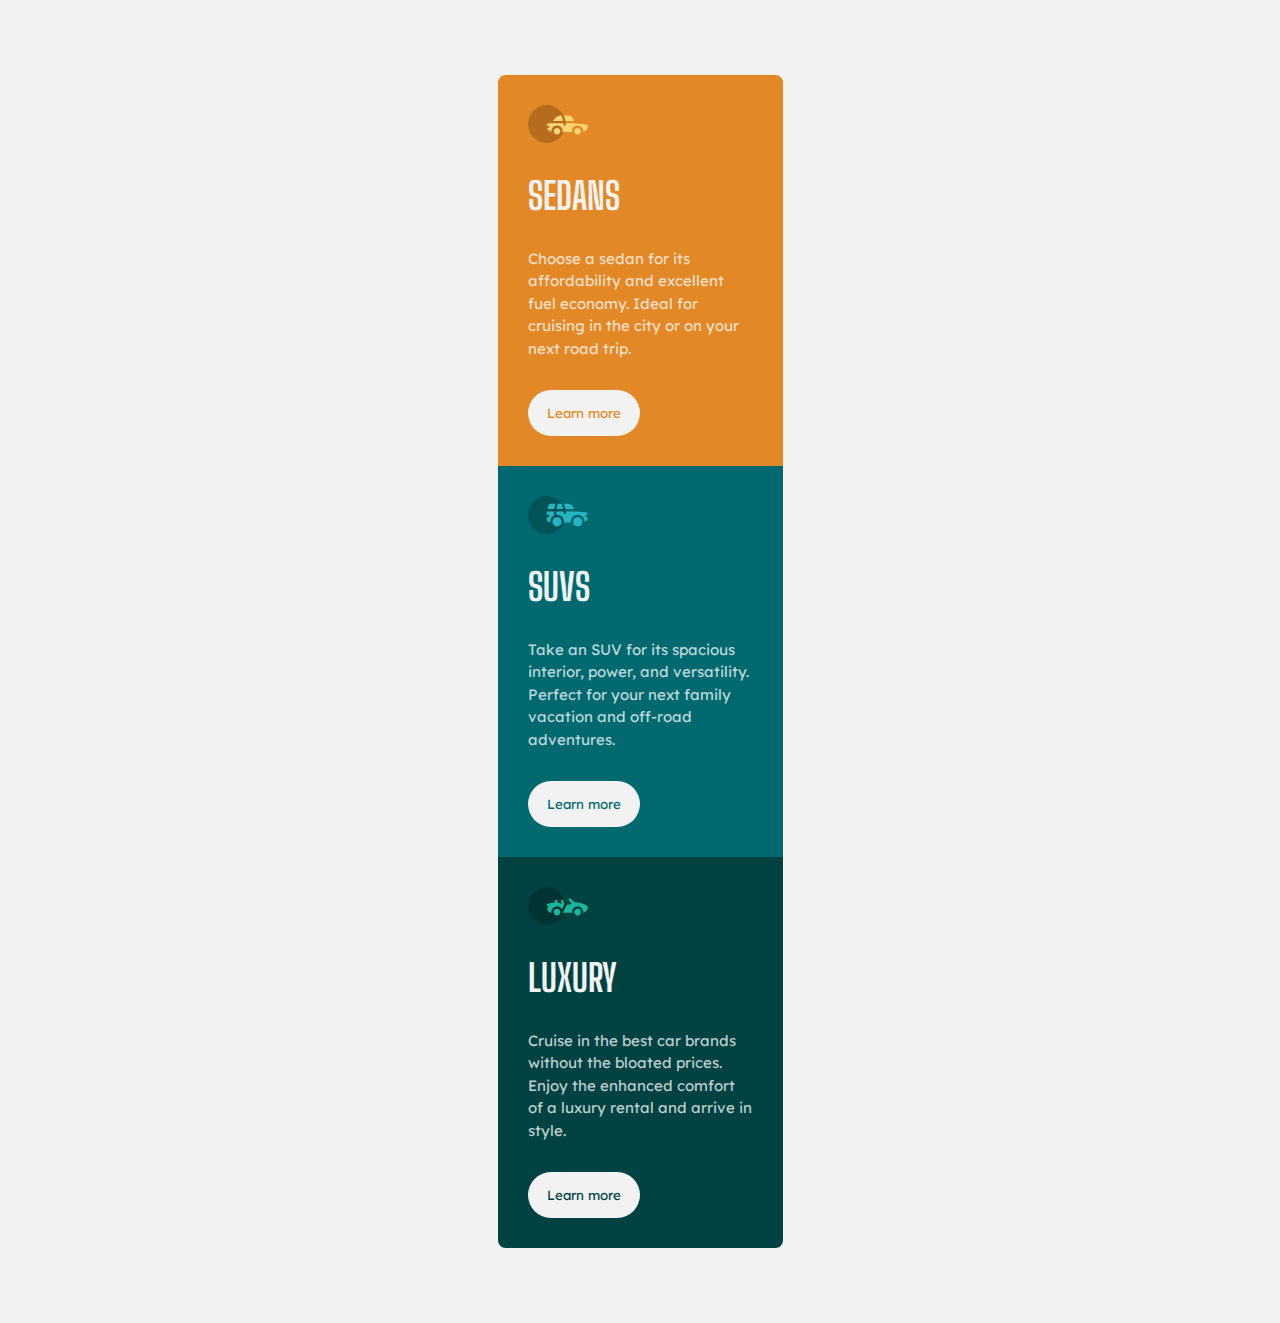
<file: 3-column-preview-card-component-main/index.html>
<!DOCTYPE html>
<html lang="en">
<head>
  <meta charset="UTF-8">
  <meta name="viewport" content="width=device-width, initial-scale=1.0"> <!-- displays site properly based on user's device -->

  <link rel="icon" type="image/png" sizes="32x32" href="./images/favicon-32x32.png">
  <link rel="stylesheet" href="style.css">
  
  <title>Frontend Mentor | 3-column preview card component</title>

  <!-- Feel free to remove these styles or customise in your own stylesheet 👍 -->
  <style>
    .attribution { font-size: 11px; text-align: center; }
    .attribution a { color: hsl(228, 45%, 44%); }
  </style>
</head>
<body>

  <section class="cards">
    <div class="card bg-orange">
      <div class="card-top-content">
        <img src="images/icon-sedans.svg" alt="sedands" class="card-icon">
        
        <h2 class="card-title">Sedans</h2>
        
        <p class="card-desc">
          Choose a sedan for its affordability and excellent fuel economy. Ideal for cruising in the city 
          or on your next road trip.
        </p>
      </div>

      <button type="button" class="btn">Learn more</button>
    </div>

    <div class="card bg-dark-cyan">
      <div class="card-top-content">
        <img src="images/icon-suvs.svg" alt="sedands" class="card-icon">
        
        <h2 class="card-title">SUVs</h2>
        
        <p class="card-desc">
          Take an SUV for its spacious interior, power, and versatility. Perfect for your next family vacation 
          and off-road adventures.
        </p>
      </div>

      <button type="button" class="btn">Learn more</button>
    </div>

    <div class="card bg-very-dark-cyan">
      <div class="card-top-content">
        <img src="images/icon-luxury.svg" alt="sedands" class="card-icon">
        
        <h2 class="card-title">Luxury</h2>
        
        <p class="card-desc">
          Cruise in the best car brands without the bloated prices. Enjoy the enhanced comfort of a luxury 
          rental and arrive in style.
        </p>
      </div>

      <button type="button" class="btn">Learn more</button>
    </div>
  </section>  
  
  <!-- <div class="attribution">
    Challenge by <a href="https://www.frontendmentor.io?ref=challenge" target="_blank">Frontend Mentor</a>. 
    Coded by <a href="#">Your Name Here</a>.
  </div> -->
</body>
</html>
</file>
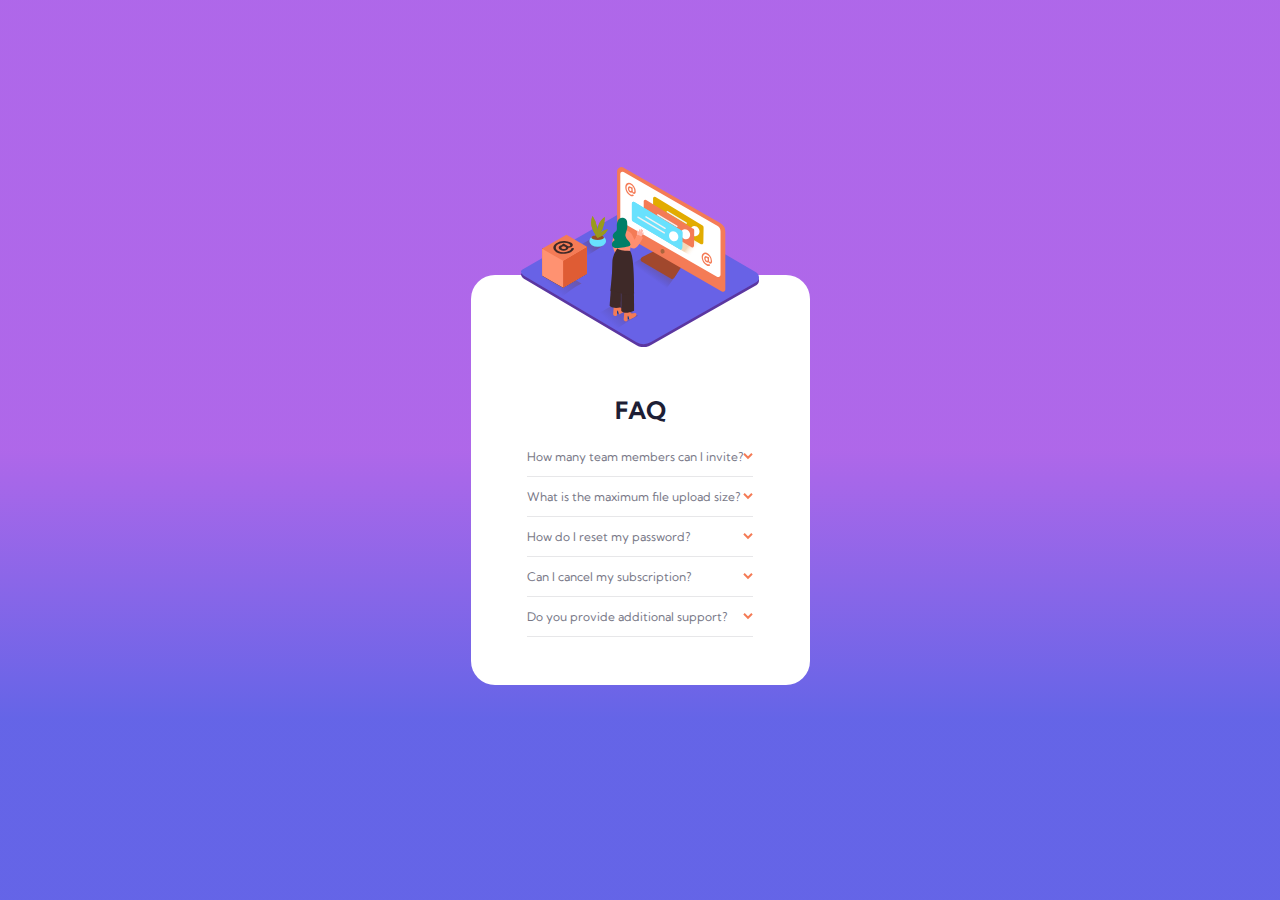
<file: faq-accordion-card-main/index.html>
<!DOCTYPE html>
<html lang="en">
<head>
  <meta charset="UTF-8">
  <meta name="viewport" content="width=device-width, initial-scale=1.0"> <!-- displays site properly based on user's device -->

  <link rel="icon" type="image/png" sizes="32x32" href="./images/favicon-32x32.png">
  <link rel="stylesheet" href="style.css">
  
  <title>Frontend Mentor | FAQ Accordion Card</title>

  <!-- Feel free to remove these styles or customise in your own stylesheet 👍 -->
  <!-- <style>
    .attribution { font-size: 11px; text-align: center; }
    .attribution a { color: hsl(228, 45%, 44%); }
  </style> -->
  <script src="main.js" defer></script>
</head>
<body>

  <main class="faq__container">
    <img src="images/illustration-woman-online-mobile.svg" alt="" class="faq__illustration">
    <img src="images/illustration-box-desktop.svg" alt="box illustration" class="faq__box-illustration">

    <section class="faq__content">
      <h1 class="faq__title">FAQ</h1>
      
      <div class="faq__faqs"></div>
    </section>
  </main>

  <!-- <div class="attribution">
    Challenge by <a href="https://www.frontendmentor.io?ref=challenge" target="_blank">Frontend Mentor</a>. 
    Coded by <a href="#">Your Name Here</a>.
  </div> -->
</body>
</html>
</file>
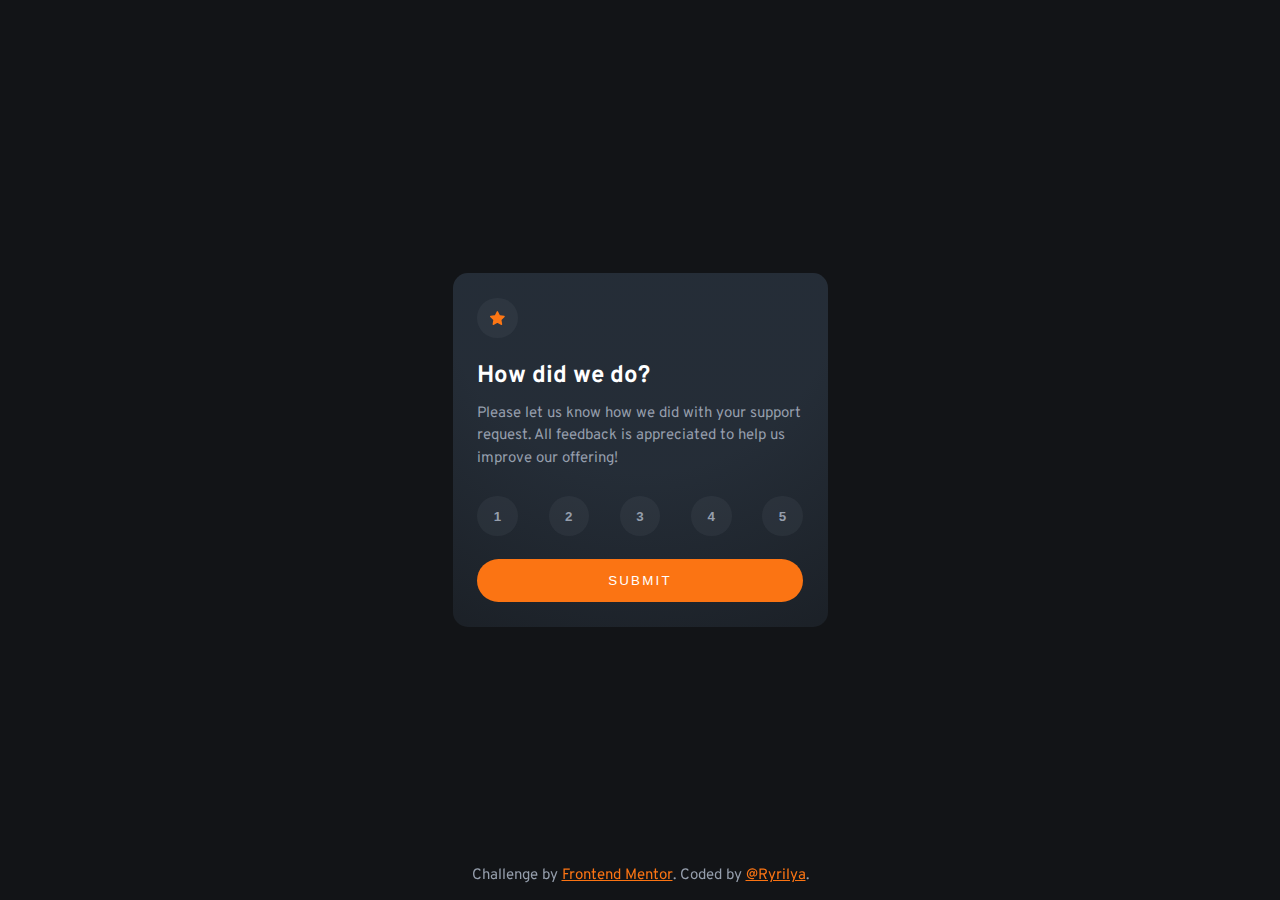
<file: interactive-rating-component/index.html>
<!DOCTYPE html>
<html lang="en">

<head>
  <meta charset="UTF-8">
  <meta name="viewport" content="width=device-width, initial-scale=1.0">
  <!-- displays site properly based on user's device -->

  <link rel="icon" type="image/png" sizes="32x32" href="./images/favicon-32x32.png">
  <link rel="stylesheet" href="style.css">

  <title>Frontend Mentor | Interactive rating component</title>

  <script src="./main.js" defer></script>
</head>

<body>
  <article class="component__container default-container">
    <div class="component__star circle">
      <img src="./images/icon-star.svg" alt="star icon">
    </div>

    <h3 class="component__title title">How did we do?</h3>
    <p class="component-desc body-text">Please let us know how we did with your support request. All feedback is
      appreciated
      to help us improve our offering!</p>

    <form class="component__form">
      <div class="component__rating">
        <button type="button" class="component__rating-number circle">
          1
        </button>
        <button type="button" class="component__rating-number circle">
          2
        </button>
        <button type="button" class="component__rating-number circle">
          3
        </button>
        <button type="button" class="component__rating-number circle">
          4
        </button>
        <button type="button" class="component__rating-number circle">
          5
        </button>
      </div>

      <button type="submit" class="component__submit-btn">
        Submit
      </button>
    </form>
  </article>

  <article class="thank-you__wrapper">
    <div class="thank-you__container default-container">
      <header class="thank-you__illustration">
        <img src="./images/illustration-thank-you.svg" alt="thank you illustration">
      </header>

      <div class="thank-you__selection">
      </div>

      <h3 class="thank-you__title title">
        Thank you!
      </h3>
      <p class="thank-you__desc body-text">
        We appreciate you taking the time to give a rating. If you ever need more support,
        don’t hesitate to get in touch!
      </p>
    </div>

    <p class="thank-you__go-back-text">Go back</p>
  </article>

  <div class="attribution">
    Challenge by <a href="https://www.frontendmentor.io?ref=challenge" target="_blank">Frontend Mentor</a>.
    Coded by <a href="https://github.com/Ryrilya/" target="_blank">@Ryrilya</a>.
  </div>
</body>

</html>
</file>
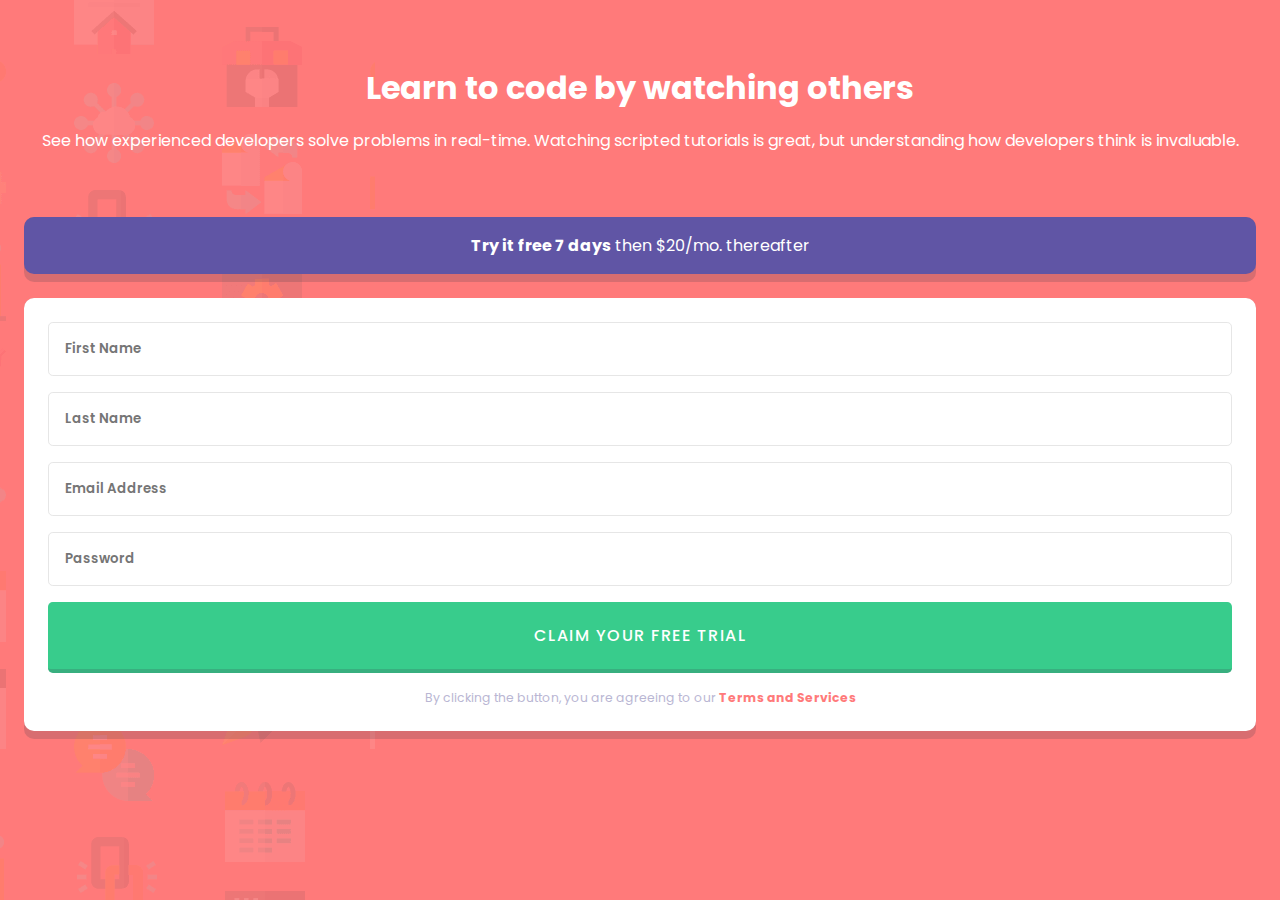
<file: intro-component-with-signup-form-master/index.html>
<!DOCTYPE html>
<html lang="en">

<head>
  <meta charset="UTF-8">
  <meta name="viewport" content="width=device-width, initial-scale=1.0">
  <!-- displays site properly based on user's device -->

  <link rel="stylesheet" href="style.css">
  <link rel="icon" type="image/png" sizes="32x32" href="./images/favicon-32x32.png">

  <title>Frontend Mentor | Intro component with sign up form</title>
</head>

<body>
  <section class="info">
    <h1 class="info__title">Learn to code by watching others</h1>
    <p class="info__description">
      See how experienced developers solve problems in real-time. Watching scripted tutorials is great,
      but understanding how developers think is invaluable.
    </p>
  </section>

  <section class="form-container">
    <div class="form-container__trial-info-wrapper box-shadow">
      <div class="form-container__trial-info">
        <span class="bold-text">Try it free 7 days</span> then $20/mo. thereafter
      </div>
    </div>

    <div class="form-container__form-wrapper box-shadow">
      <form class="form-container__form">
        <input type="text" class="form-container__input" placeholder="First Name">
        <input type="text" class="form-container__input" placeholder="Last Name">
        <input type="email" class="form-container__input" placeholder="Email Address">
        <input type="password" class="form-container__input" placeholder="Password">

        <button type="submit" class="form-container__submit-btn">Claim your free trial</button>

        <footer class="form-container__footer">
          By clicking the button, you are agreeing to our
          <span class="form-container__footer-privacy-link bold-text">
            Terms and Services
          </span>
        </footer>
      </form>
    </div>
  </section>

  <!-- <footer>
    <p class="attribution">
      Challenge by <a href="https://www.frontendmentor.io?ref=challenge" target="_blank">Frontend Mentor</a>.
      Coded by <a href="#">Your Name Here</a>.
    </p>
  </footer> -->
</body>

</html>
</file>
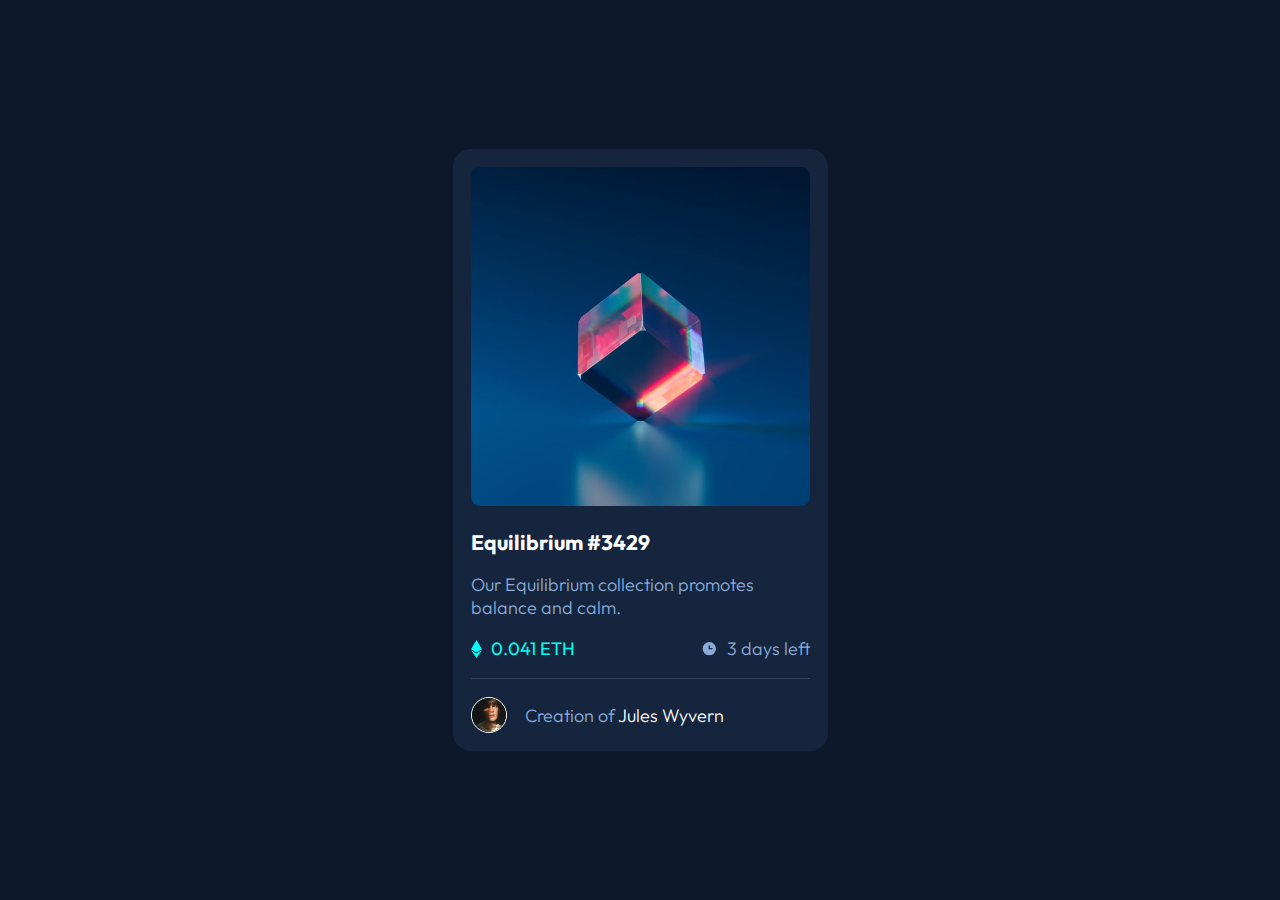
<file: nft-preview-card-component-main/index.html>
<!DOCTYPE html>
<html lang="en">
<head>
  <meta charset="UTF-8">
  <meta name="viewport" content="width=device-width, initial-scale=1.0"> <!-- displays site properly based on user's device -->

  <link rel="icon" type="image/png" sizes="32x32" href="./images/favicon-32x32.png">
  <link rel="stylesheet" href="style.css">
  
  <title>Frontend Mentor | NFT preview card component</title>

  <!-- Feel free to remove these styles or customise in your own stylesheet 👍 -->
  <style>
    .attribution { font-size: 11px; text-align: center; }
    .attribution a { color: hsl(228, 45%, 44%); }
  </style>
</head>
<body>

  <main class="card__container">
    <div class="card__image-container">
      <img src="images/image-equilibrium.jpg" alt="equilibrium cube" class="card__image" />
      <div class="card__image-overlay"></div>
      <img src="images/icon-view.svg" class="card__image-view"></img>
    </div>

    <section class="card__main-content">
      <h3 class="card__title white-text">Equilibrium #3429</h3>
      
      <p class="card__desc">Our Equilibrium collection promotes balance and calm.</p>

      <div class="card__infos">
        <span class="card__info card__info--secondary">
          <img src="images/icon-ethereum.svg" alt="etherium icon" class="card__etherium-icon">
          0.041 ETH
        </span>

        <span class="card__info card__time-left">
          <img src="images/icon-clock.svg" alt="clock icon" class="card__clock-icon">
          3 days left
        </span>
      </div>
    </section>
    <hr />
    <footer class="card__footer">
      <img src="images/image-avatar.png" alt="avatar" class="card__avatar" />
      <p class="card__credits">Creation of <span class="white-text">Jules Wyvern</span></p>
    </footer>
  </main>

  <!-- <div class="attribution">
    Challenge by <a href="https://www.frontendmentor.io?ref=challenge" target="_blank">Frontend Mentor</a>. 
    Coded by <a href="#">Your Name Here</a>.
  </div> -->
</body>
</html>
</file>
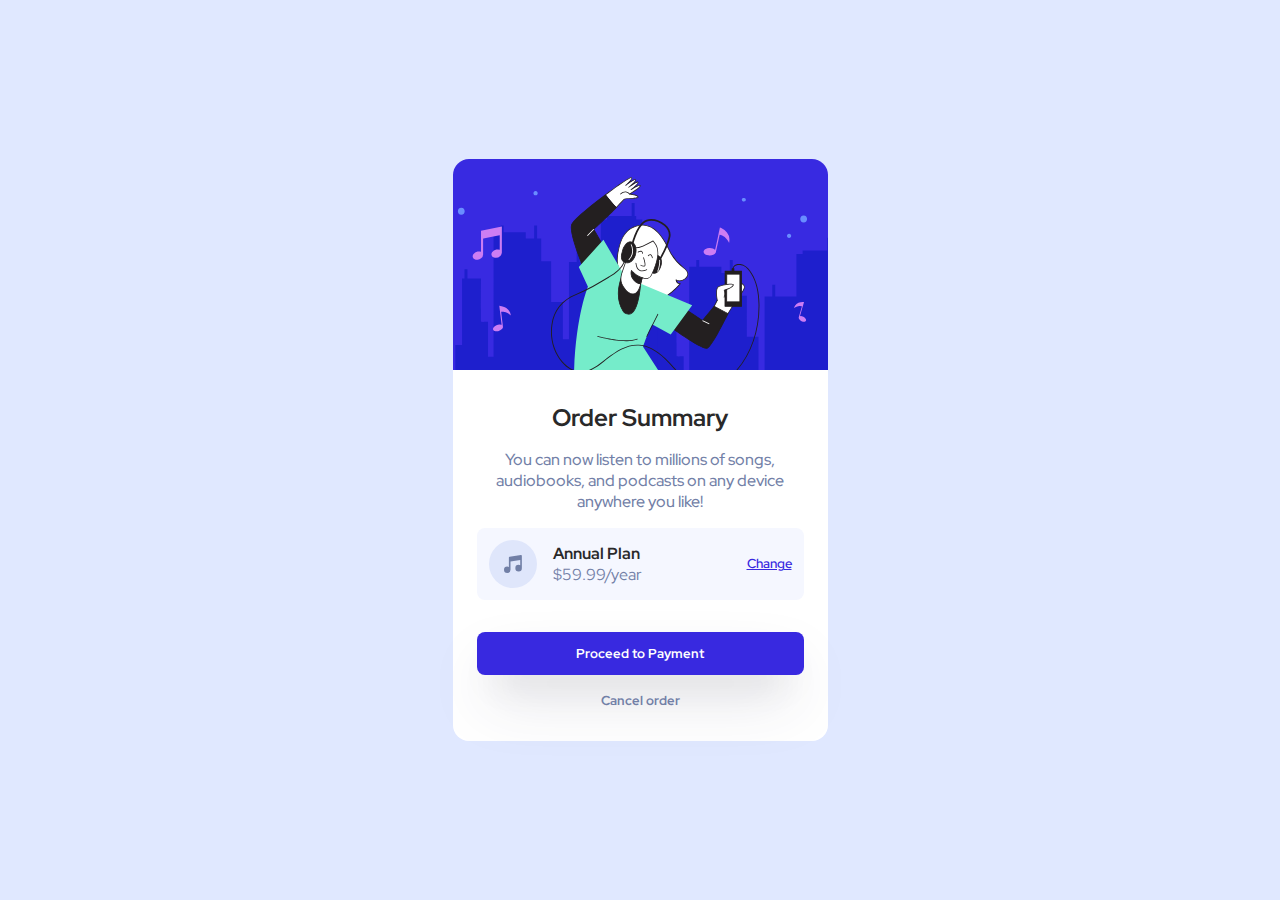
<file: order-summary-component-main/index.html>
<!DOCTYPE html>
<html lang="en">

<head>
  <meta charset="UTF-8">
  <meta name="viewport" content="width=device-width, initial-scale=1.0">
  <!-- displays site properly based on user's device -->

  <link rel="icon" type="image/png" sizes="32x32" href="./images/favicon-32x32.png">
  <link rel="stylesheet" href="style.css">

  <title>Frontend Mentor | Order summary card</title>

  <!-- Feel free to remove these styles or customise in your own stylesheet 👍 -->
  <style>
    .attribution {
      font-size: 11px;
      text-align: center;
    }

    .attribution a {
      color: hsl(228, 45%, 44%);
    }
  </style>
</head>

<body>

  <main class="order-summary">
    <header class="order-summary__hero"></header>

    <section class="order-summary__content">
      <h2>Order Summary</h2>
      <p class="order-summary__desc">
        You can now listen to millions of songs, audiobooks, and podcasts on any
        device anywhere you like!
      </p>
      
      <section class="order-summary__annual-plan">
        <div class="order-summary__annual-plan-left">
          <img src="images/icon-music.svg" alt="music icon">
          <div class="order-summary__annual-plan-info">
            <h5>Annual Plan</h4>
            <p>$59.99/year</p>
          </div>
        </div>
      
        <a href="#" class="link">Change</a>
      </section>
      
      <footer class="order-summary__footer">
        <button class="btn btn-primary">Proceed to Payment</button>
        <button class="btn btn-text">Cancel order</button>
      </footer>
    </section>
  </main>

  <!-- <div class="attribution">
    Challenge by <a href="https://www.frontendmentor.io?ref=challenge" target="_blank">Frontend Mentor</a>.
    Coded by <a href="#">Your Name Here</a>.
  </div> -->
</body>

</html>
</file>
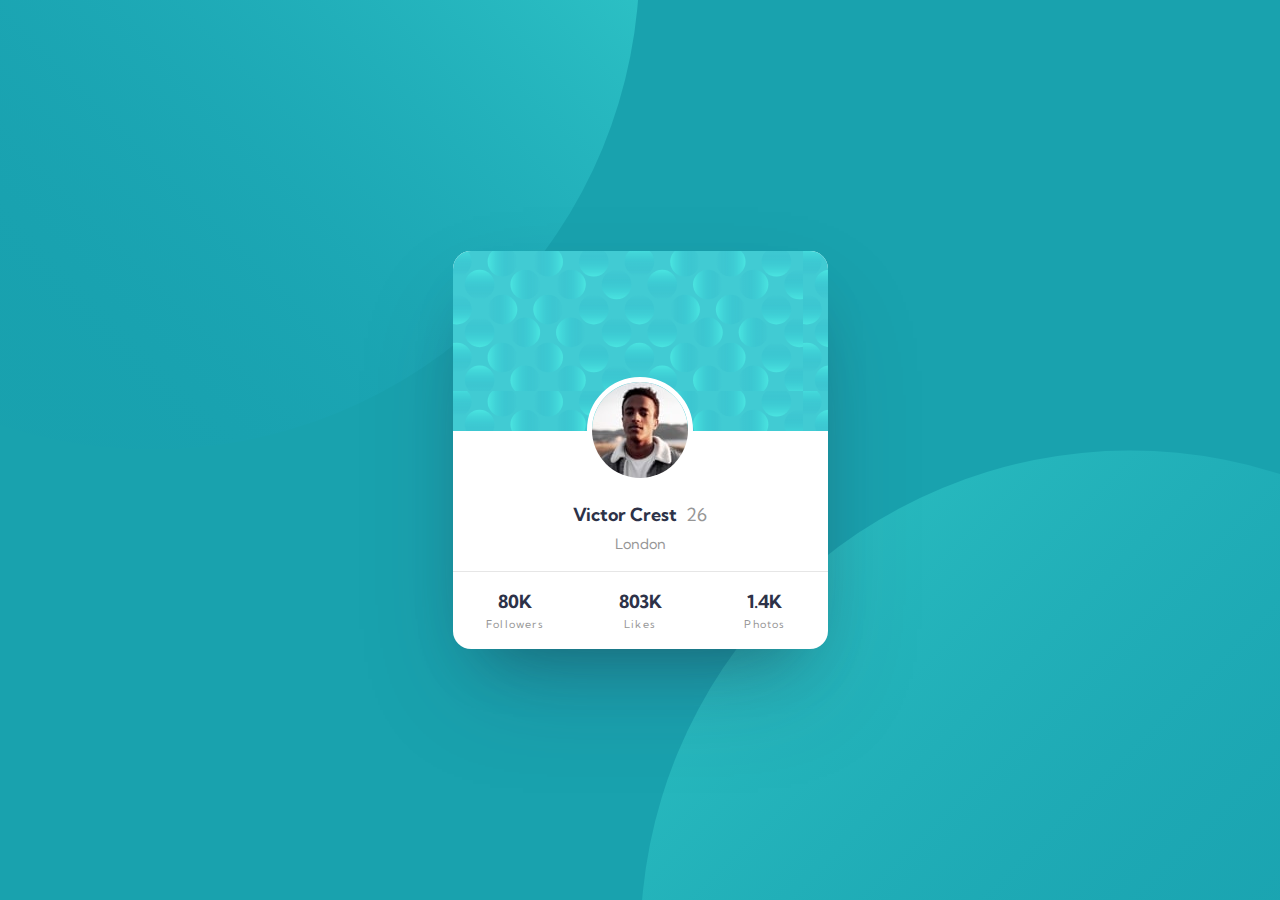
<file: profile-card-component-main/index.html>
<!DOCTYPE html>
<html lang="en">
<head>
  <meta charset="UTF-8">
  <meta name="viewport" content="width=device-width, initial-scale=1.0"> <!-- displays site properly based on user's device -->

  <link rel="icon" type="image/png" sizes="32x32" href="./images/favicon-32x32.png">
  <link rel="stylesheet" href="style.css">
  
  <title>Frontend Mentor | Profile card component</title>

  <!-- Feel free to remove these styles or customise in your own stylesheet 👍 -->
  <!-- <style>
    .attribution { font-size: 11px; text-align: center; }
    .attribution a { color: hsl(228, 45%, 44%); }
  </style> -->
</head>
<body>

  <article class="profile-card">
    <header class="profile-card__header"></header>
    
    <section class="profile-card__content">
      <img src="images/image-victor.jpg" alt="profile avatar" class="profile-card__avatar">

      <div class="profile-card__main-info">
        <span class="profile-card__name-and-age">
          <p class="profile-card__name">victor crest</p>
          <p class="profile-card__age">26</p>
        </span>

        <span class="profile-card__city">london</span>
      </div>

      <div class="profile-card__stats">
        <div class="profile-card__stat">
          <p class="profile-card__stat-num">80k</p>
          <p class="profile-card__stat-label">followers</p>
        </div>

        <div class="profile-card__stat">
          <p class="profile-card__stat-num">803k</p>
          <p class="profile-card__stat-label">likes</p>
        </div>

        <div class="profile-card__stat">
          <p class="profile-card__stat-num">1.4k</p>
          <p class="profile-card__stat-label">photos</p>
        </div>
      </div>
    </section>
  </article>

  <!-- <div class="attribution">
    Challenge by <a href="https://www.frontendmentor.io?ref=challenge" target="_blank">Frontend Mentor</a>. 
    Coded by <a href="#">Your Name Here</a>.
  </div> -->
</body>
</html>
</file>
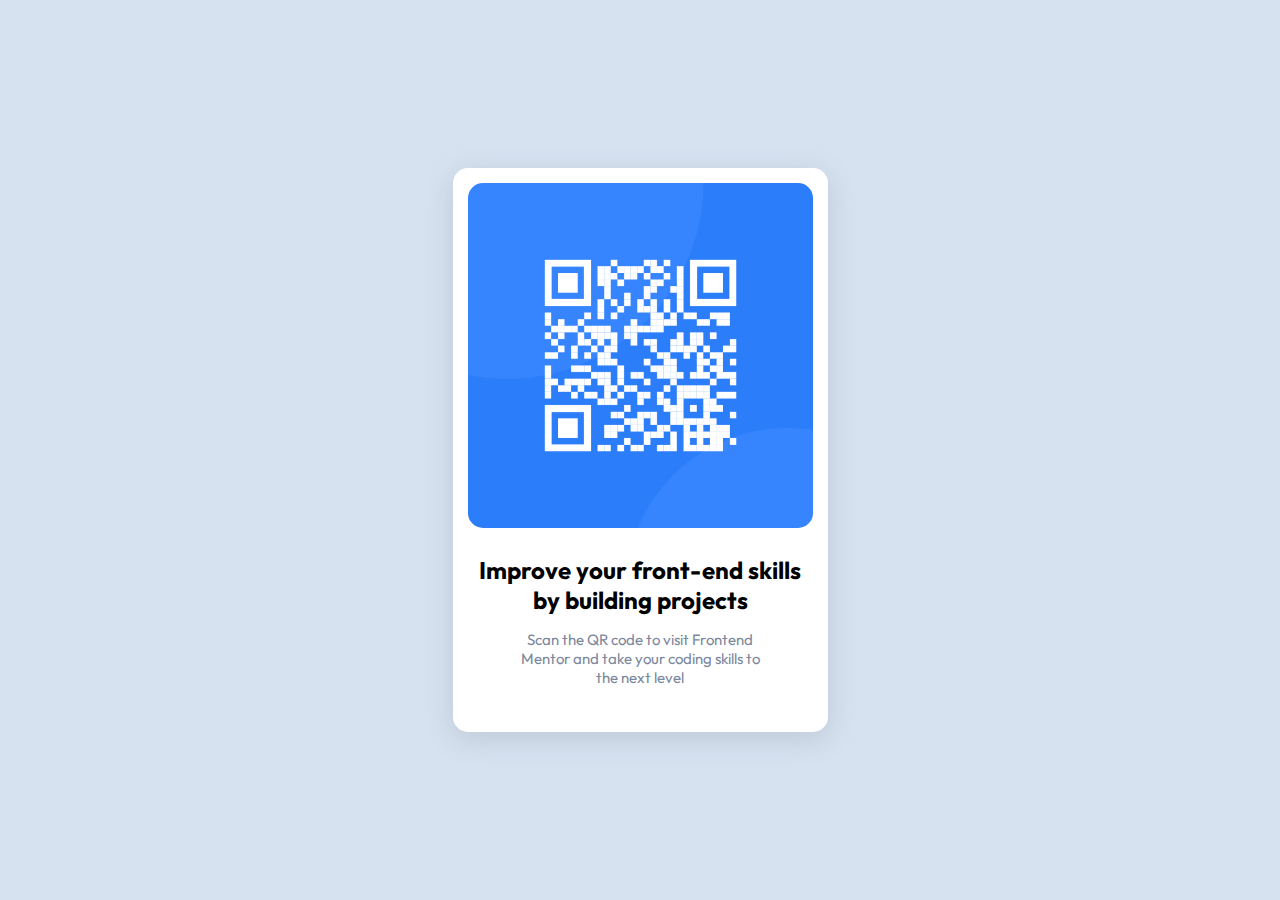
<file: qr-code-component/index.html>
<!DOCTYPE html>
<html lang="en">

<head>
  <meta charset="UTF-8">
  <meta name="viewport" content="width=device-width, initial-scale=1.0">
  <!-- displays site properly based on user's device -->

  <link rel="icon" type="image/png" sizes="32x32" href="./images/favicon-32x32.png">
  <link rel="stylesheet" href="style.css">

  <title>Frontend Mentor | QR code component</title>

  <!-- Feel free to remove these styles or customise in your own stylesheet 👍 -->
  <style>
    .attribution {
      font-size: 11px;
      text-align: center;
    }

    .attribution a {
      color: hsl(228, 45%, 44%);
    }
  </style>
</head>

<body>

  <main class="qrcode-card__container">
    <img src="./images/image-qr-code.png" alt="qr code" class="qrcode-card__qr-image">

    <section class="qrcode-card__text">
      <h3 class="qrcode-card__title">Improve your front-end skills by building projects</h3>

      <p class="qrcode-card__desc">Scan the QR code to visit Frontend Mentor and take your coding skills to the next
        level</p>
    </section>
  </main>

  <!-- <div class="attribution">
    Challenge by <a href="https://www.frontendmentor.io?ref=challenge" target="_blank">Frontend Mentor</a>.
    Coded by <a href="#">Your Name Here</a>.
  </div> -->
</body>

</html>
</file>
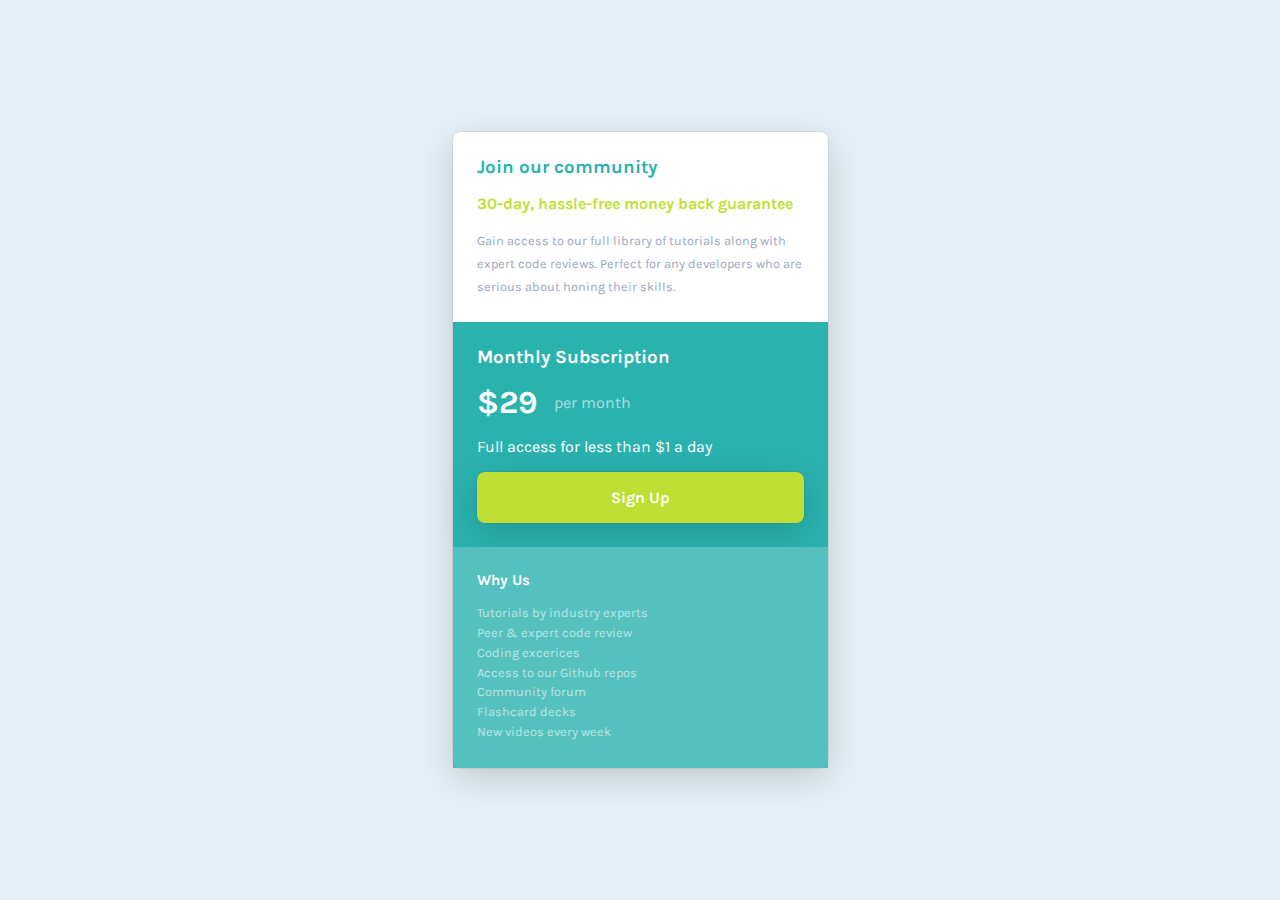
<file: single-price-grid-component-master/index.html>
<!DOCTYPE html>
<html lang="en">

<head>
  <meta charset="UTF-8">
  <meta name="viewport" content="width=device-width, initial-scale=1.0">
  <!-- displays site properly based on user's device -->

  <link rel="icon" type="image/png" sizes="32x32" href="./images/favicon-32x32.png">
  <link rel="stylesheet" href="style.css">

  <title>Frontend Mentor | Single Price Grid Component</title>

  <!-- Feel free to remove these styles or customise in your own stylesheet 👍 -->
  <!-- <style>
    .attribution { font-size: 11px; text-align: center; }
    .attribution a { color: hsl(228, 45%, 44%); }
  </style> -->
</head>

<body>

  <main class="grid__container">
    <section class="grid__section">
      <h3 class="grid__section-title">Join our community</h3>
      <h4 class="grid__section-subtitle">30-day, hassle-free money back guarantee</h4>
      <p class="grid__section-description">
        Gain access to our full library of tutorials along with expert code reviews.
        Perfect for any developers who are serious about honing their skills.
      </p>
    </section>
    <section class="grid__section">
      <h3 class="grid__section-title">Monthly Subscription</h3>
      <div class="grid__section-price">
        <span class="grid__section-price-num">&dollar;29</span>
        <span class="translucent-text">per month</span>
      </div>
      <p class="grid__section-description">Full access for less than &dollar;1 a day</p>
      <button class="btn">Sign Up</button>
    </section>
    <section class="grid__section">
      <h3 class="grid__section-title">Why Us</h3>
      <ul class="grid__section-list">
        <li class="grid__section-list-item translucent-text">Tutorials by industry experts</li>
        <li class="grid__section-list-item translucent-text">Peer & expert code review</li>
        <li class="grid__section-list-item translucent-text">Coding excerices</li>
        <li class="grid__section-list-item translucent-text">Access to our Github repos</li>
        <li class="grid__section-list-item translucent-text">Community forum</li>
        <li class="grid__section-list-item translucent-text">Flashcard decks</li>
        <li class="grid__section-list-item translucent-text">New videos every week</li>
      </ul>
    </section>
  </main>

  <!-- Join our community

  30-day, hassle-free money back guarantee

  Gain access to our full library of tutorials along with expert code reviews. 
  Perfect for any developers who are serious about honing their skills.

  Monthly Subscription

  &dollar;29 per month

  Full access for less than &dollar;1 a day

  Sign Up

  Why Us

  Tutorials by industry experts
  Peer &amp; expert code review
  Coding exercises
  Access to our GitHub repos
  Community forum
  Flashcard decks
  New videos every week
  
  <footer>
    <p class="attribution">
      Challenge by <a href="https://www.frontendmentor.io?ref=challenge" target="_blank">Frontend Mentor</a>. 
      Coded by <a href="#">Your Name Here</a>.
    </p>
  </footer> -->
</body>

</html>
</file>
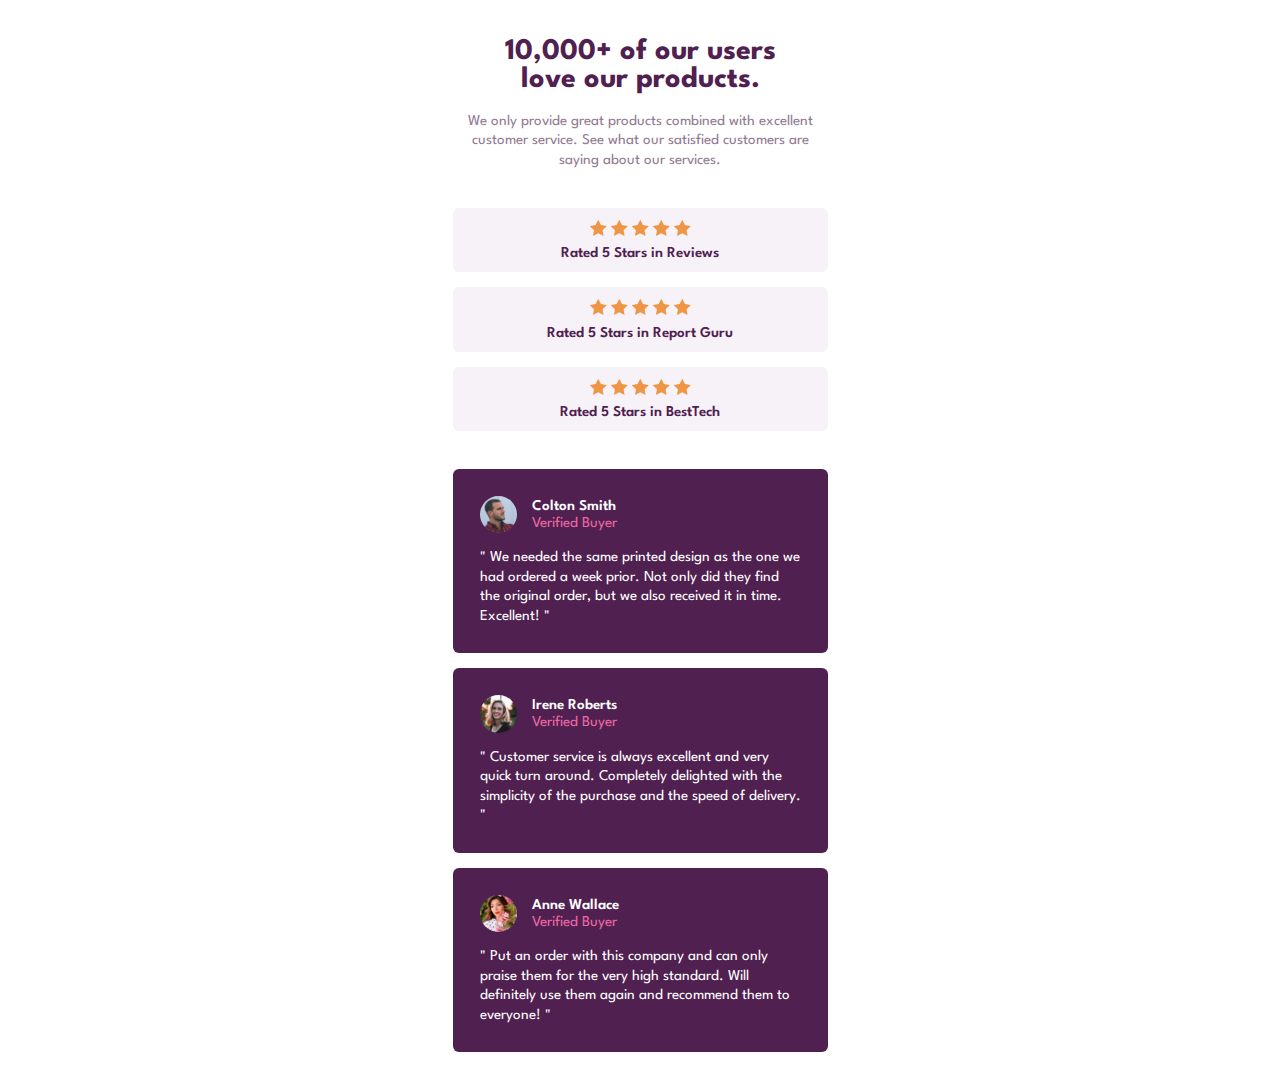
<file: social-proof-section-master/index.html>
<!DOCTYPE html>
<html lang="en">

<head>
  <meta charset="UTF-8" />
  <meta name="viewport" content="width=device-width, initial-scale=1.0" />
  <!-- displays site properly based on user's device -->

  <link rel="icon" type="image/png" sizes="32x32" href="./images/favicon-32x32.png" />
  <link rel="stylesheet" href="style.css">

  <title>Frontend Mentor | Social proof section</title>
</head>

<body>

  <main class="social-proof">
    <section class="social-proof__desktop-top-content">
      <header class="social-proof__header">
        <h2 class="social-proof__title">10,000+ of our users love our products.</h2>
        <p class="social-proof__description">
          We only provide great products combined with excellent customer service.
          See what our satisfied customers are saying about our services.
        </p>
      </header>

      <article class="social-proof__ratings">
        <div class="social-proof__rating">
          <div class="social-proof__stars-icons">
            <img src="images/icon-star.svg" alt="star icon" class="social-proof__star-icon" />
            <img src="images/icon-star.svg" alt="star icon" class="social-proof__star-icon" />
            <img src="images/icon-star.svg" alt="star icon" class="social-proof__star-icon" />
            <img src="images/icon-star.svg" alt="star icon" class="social-proof__star-icon" />
            <img src="images/icon-star.svg" alt="star icon" class="social-proof__star-icon" />
          </div>
          <p class="social-proof__rating-label">Rated 5 Stars in Reviews</p>
        </div>

        <div class="social-proof__rating">
          <div class="social-proof__stars-icons">
            <img src="images/icon-star.svg" alt="star icon" class="social-proof__star-icon" />
            <img src="images/icon-star.svg" alt="star icon" class="social-proof__star-icon" />
            <img src="images/icon-star.svg" alt="star icon" class="social-proof__star-icon" />
            <img src="images/icon-star.svg" alt="star icon" class="social-proof__star-icon" />
            <img src="images/icon-star.svg" alt="star icon" class="social-proof__star-icon" />
          </div>
          <p class="social-proof__rating-label">Rated 5 Stars in Report Guru</p>
        </div>

        <div class="social-proof__rating">
          <div class="social-proof__stars-icons">
            <img src="images/icon-star.svg" alt="star icon" class="social-proof__star-icon" />
            <img src="images/icon-star.svg" alt="star icon" class="social-proof__star-icon" />
            <img src="images/icon-star.svg" alt="star icon" class="social-proof__star-icon" />
            <img src="images/icon-star.svg" alt="star icon" class="social-proof__star-icon" />
            <img src="images/icon-star.svg" alt="star icon" class="social-proof__star-icon" />
          </div>
          <p class="social-proof__rating-label">Rated 5 Stars in BestTech</p>
        </div>
      </article>
    </section>

    <section class="social-proof__reviews">
      <article class="social-proof__review">
        <header class="social-proof__review-header">
          <img src="images/image-colton.jpg" alt="reviewer avatar" class="social-proof__review-avatar" />
          <div class="social-proof__reviewer">
            <span class="social-proof__reviewer-name">Colton Smith</span>
            <span class="social-proof__reviewer-status">Verified Buyer</span>
          </div>
        </header>

        <p class="social-proof__review-text">
          " We needed the same printed design as the one we had ordered a week prior.
          Not only did they find the original order, but we also received it in time.
          Excellent! "
        </p>
      </article>

      <article class="social-proof__review">
        <header class="social-proof__review-header">
          <img src="images/image-irene.jpg" alt="reviewer avatar" class="social-proof__review-avatar" />
          <div class="social-proof__reviewer">
            <span class="social-proof__reviewer-name">Irene Roberts</span>
            <span class="social-proof__reviewer-status">Verified Buyer</span>
          </div>
        </header>

        <p class="social-proof__review-text">
          " Customer service is always excellent and very quick turn around. Completely
          delighted with the simplicity of the purchase and the speed of delivery. "
        </p>
      </article>

      <article class="social-proof__review">
        <header class="social-proof__review-header">
          <img src="images/image-anne.jpg" alt="reviewer avatar" class="social-proof__review-avatar" />
          <div class="social-proof__reviewer">
            <span class="social-proof__reviewer-name">Anne Wallace</span>
            <span class="social-proof__reviewer-status">Verified Buyer</span>
          </div>
        </header>

        <p class="social-proof__review-text">
          " Put an order with this company and can only praise them for the very high
          standard. Will definitely use them again and recommend them to everyone! "
        </p>
      </article>
    </section>
  </main>
</body>

</html>
</file>
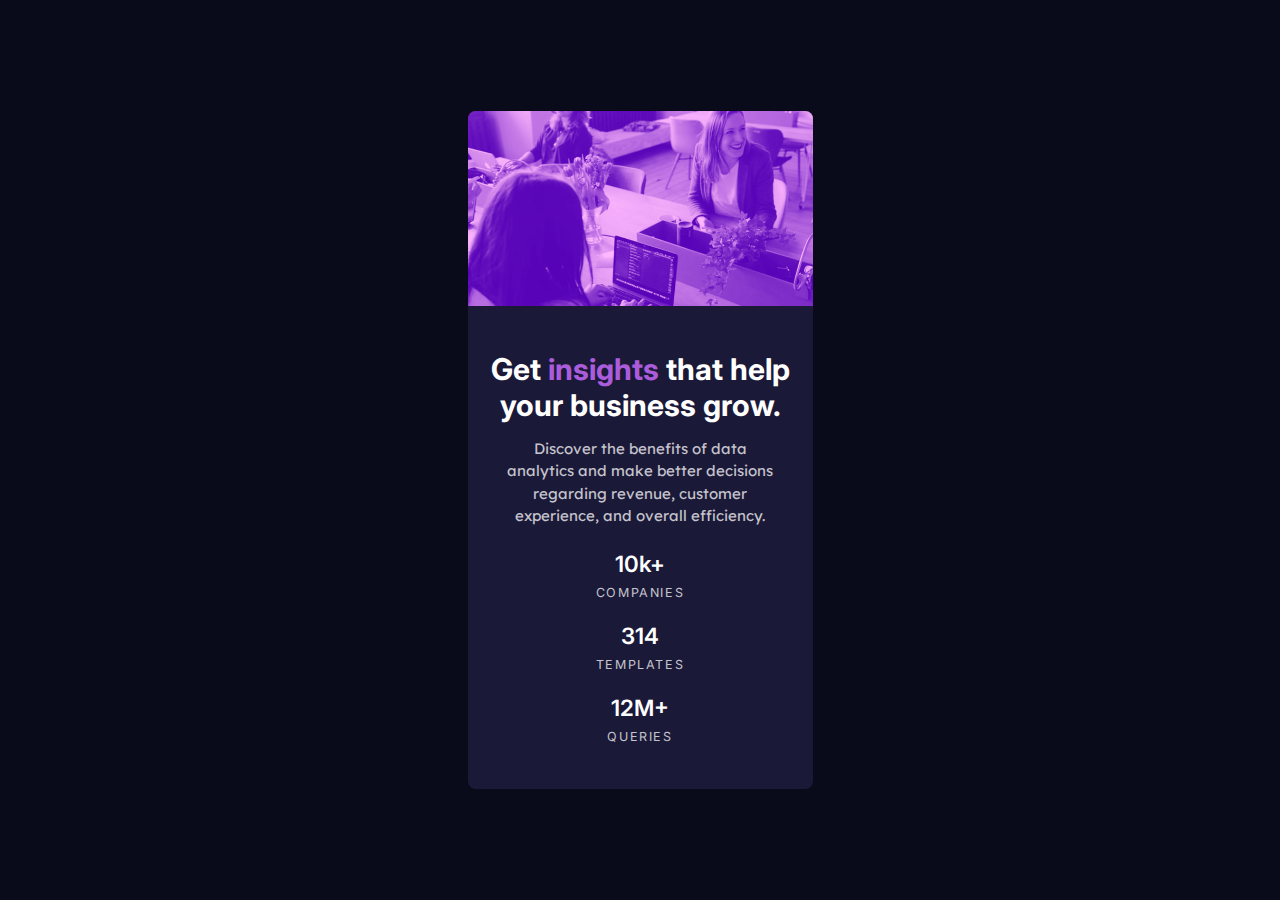
<file: stats-preview-card-component-main/index.html>
<!DOCTYPE html>
<html lang="en">

<head>
  <meta charset="UTF-8">
  <meta name="viewport" content="width=device-width, initial-scale=1.0">
  <!-- displays site properly based on user's device -->

  <link rel="icon" type="image/png" sizes="32x32" href="./images/favicon-32x32.png">
  <link rel="stylesheet" href="style.css">

  <title>Frontend Mentor | Stats preview card component</title>
</head>

<body>

  <main class="card">
    <header class="card__hero"></header>

    <section class="card__info">
      <h2 class="card__info-title">Get <span>insights</span> that help your business grow.</h2>
      <p>
        Discover the benefits of data analytics and make better decisions regarding revenue, customer
        experience, and overall efficiency.
      </p>
    </section>

    <section class="card__stats">
      <div class="card__stat">
        <p class="card__stat-number">10k+</p>
        <p class="card__stat-label">companies</p>
      </div>
      <div class="card__stat">
        <p class="card__stat-number">314</p>
        <p class="card__stat-label">templates</p>
      </div>
      <div class="card__stat">
        <p class="card__stat-number">12M+</p>
        <p class="card__stat-label">queries</p>
      </div>
    </section>
  </main>

  <!-- <div class="attribution">
    Challenge by <a href="https://www.frontendmentor.io?ref=challenge" target="_blank">Frontend Mentor</a>. 
    Coded by <a href="#">Your Name Here</a>.
  </div> -->
</body>

</html>
</file>
<file: 3-column-preview-card-component-main/style.css>
@import url('https://fonts.googleapis.com/css2?family=Big+Shoulders+Display:wght@700&family=Lexend+Deca&display=swap');

:root {
  --mobile: 375px;
  --desktop: 1440px;

  --bright-orange:  hsl(31, 77%, 52%);
  --dark-cyan: hsl(184, 100%, 22%);
  --very-dark-cyan: hsl(179, 100%, 13%);

  --transparent-white: hsla(0, 0%, 100%, 0.75);
  --very-light-gray: hsl(0, 0%, 95%);

  --base-size: 1rem;

  --body-fs: 15px;
  --lexend-deca-ff: 'Lexend Deca', sans-serif;
  --big-shoulders-display: 'Big Shoulders Display';
}

* {
  padding: 0;
  margin: 0;
  box-sizing: border-box;
}

html,
body {
  min-width: 100vw;
  min-height: 100vh;
  background-color: var(--very-light-gray);
  font-size: var(--body-fs);
  font-family: var(--lexend-deca-ff);
  color: var(--very-light-gray);
}

body {
  padding: calc(var(--base-size) * 5) calc(var(--base-size) * 1.5);
  display: grid;
  place-items: center;
}

h1,
h2,
h3,
h4,
h5,
h6 {
  font-family: var(--big-shoulders-display);
}

/* utility classes */
.btn {
  max-width: 50%;
  border: none;
  border-radius: calc(var(--base-size) * 2);
  background-color: var(--very-light-gray);
  padding: var(--base-size);
  font-family: var(--lexend-deca-ff);
  cursor: pointer;
}

.btn:hover {
  background-color: transparent;
  border: 2px solid var(--very-light-gray);
  color: var(--very-light-gray) !important;
}

.bg-orange {
  background-color: var(--bright-orange);
}

.bg-orange .btn {
  color: var(--bright-orange);
}

.bg-dark-cyan {
  background-color: var(--dark-cyan);
}

.bg-dark-cyan .btn {
  color: var(--dark-cyan);
}

.bg-very-dark-cyan {
  background-color: var(--very-dark-cyan);
}

.bg-very-dark-cyan .btn {
  color: var(--very-dark-cyan);
}

/* Cards */
.cards {
  display: grid;
  border-radius: var(--base-size);
}

.card {
  padding: calc(var(--base-size) * 2);
  display: flex;
  flex-direction: column;
  justify-content: space-between;
  gap: calc(var(--base-size) * 2);
}

.card:first-child {
  border-top-left-radius: calc(var(--base-size) / 2);
  border-top-right-radius: calc(var(--base-size) / 2);
}

.card:last-child {
  border-bottom-left-radius: calc(var(--base-size) / 2);
  border-bottom-right-radius: calc(var(--base-size) / 2);
}

.card-top-content {
  display: flex;
  flex-direction: column;
  gap: calc(var(--base-size) * 2);
}

.card-icon {
  max-width: calc(var(--base-size) * 4)
}

.card-title {
  font-size: calc(var(--base-size) * 2.5);
  text-transform: uppercase;
}

.card-desc {
  max-width: 25ch;
  line-height: 1.5;
  color: var(--transparent-white)
}

@media screen and (min-width: 1440px) {
  .cards {
    width: 100%;
    max-width: 75%;
    min-height: 70%;
    grid-template-columns: repeat(3, 1fr);
  }

  .card button {
    justify-self: flex-end;
  }

  .card:first-child {
    border-top-right-radius: unset;
    border-bottom-left-radius: calc(var(--base-size) / 2);
  }

  .card:last-child {
    border-top-right-radius: calc(var(--base-size) / 2);
    border-bottom-left-radius: unset;
  }

  .card-desc {
    max-width: unset;
    font-size: calc(var(--base-size) * 1.2)
  }
}
</file>
<file: faq-accordion-card-main/style.css>
@import url('https://fonts.googleapis.com/css2?family=Kumbh+Sans:wght@400;700&display=swap');

:root {
  --mobile: 375px;
  --desktop: 1440px;

  --very-dark-desaturated-blue: hsl(238, 29%, 16%);
  --soft-red: hsl(14, 88%, 65%);
  --soft-violet: hsl(273, 75%, 66%);
  --soft-blue: hsl(240, 73%, 65%);
  --very-dark-grayish-blue: hsl(237, 12%, 33%);
  --dark-grayish-blue:hsl(240, 6%, 50%);
  --light-grayish-blue:  hsl(240, 5%, 91%);
  --white: hsl(0, 0%, 100%);

  --body-fs: 12px;
  --default-ff: 'Kumbh Sans', sans-serif;
  --base-size: 1rem;
}

* {
  padding: 0;
  margin: 0;
  box-sizing: border-box;
}

html,
body {
  min-width: 100vw;
  min-height: 100vh;
  font-size: var(--body-fs);
  font-family: var(--default-ff);
}

body {
  background: linear-gradient(0deg, var(--soft-blue) 20%, var(--soft-violet) 50%);
  padding: 0 var(--base-size);
  color: var(--dark-grayish-blue);

  display: grid;
  place-items: center;
}

/* CARD */
.faq__container {
  width: 100%;
  max-width: calc(var(--mobile) - (var(--base-size) * 3));

  background-color: var(--white);
  border-radius: calc(var(--base-size) * 2);
  margin-top: calc(var(--base-size) * 5);
  padding-top: calc(var(--base-size) * 10);
  padding-right: calc(var(--base-size) * 2);
  padding-bottom:  calc(var(--base-size) * 4);
  padding-left: calc(var(--base-size) * 2);

  position: relative;
  display: flex;
  flex-direction: column;
  align-items: center;
  gap: calc(var(--base-size) * 2);
}

.faq__content {
  display: flex;
  flex-direction: column;
  align-items: center;
  gap: 2rem;
}

.faq__illustration {
  position: absolute;
  max-width: 70%;
  top: 0;
  left: 0;
  right: 0;
  margin: auto;
  transform: translateY(-60%);
}

.faq__box-illustration {
  display: none;
}

.faq__title {
  color: var(--very-dark-desaturated-blue)
}

.faq__faqs {
  min-width: 100%;
  display: flex;
  flex-direction: column;
  gap: var(--base-size);
}

.faq__faq-item {
  min-width: 100%;
  border-bottom: 1px solid var(--light-grayish-blue);
  padding-bottom: var(--base-size);
}

.faq__faq-item-question-container {
  display: flex;
  justify-content: space-between;
  align-items: center;
  cursor: pointer;
}

.faq__faq-item-question.active {
  font-weight: 700;
  color: var(--very-dark-desaturated-blue);
}

.faq__faq-item-answer {
  display: none;
  padding-top: var(--base-size);
}

@media screen and (min-width: 1440px) {
  .faq__container {
    margin: 0;
    padding: 0;
    width: 100%;
    max-width: 70%;
    height: 100%;
    max-height: 70%;
    display: grid;
    grid-template-columns: repeat(2, 1fr);
    gap: 0;

    background-image: url('images/illustration-woman-online-desktop.svg'), url('images/bg-pattern-desktop.svg');
    background-repeat: no-repeat, no-repeat;
    background-position: -15% 50%, -200% 60%;
    background-size: auto, 80%;
  }

  .faq__illustration {
    display: none;
  }

  .faq__box-illustration {
    display: block;
    position: absolute;
    transform: translateX(-50%);
  }

  .faq__content {
    grid-column: 2 / 3;
    display: flex;
    flex-direction: column;
    gap: 3rem;
    max-width: 80%;
  }

  .faq__title {
    font-size: calc(var(--base-size) * 3) ;
  }

  .faq__faqs {
    font-size: calc(var(--body-fs) * 1.2);
    gap: 1.5rem;
  }

  .faq__faq-item {
    padding-bottom: 1.5rem;
  }
}
</file>
<file: interactive-rating-component/style.css>
@import url('https://fonts.googleapis.com/css2?family=Overpass:wght@400;700&display=swap');

:root {
	--mobile: 375px;
	--desktop: 1440px;
	--primary: 25, 97%, 53%;
	--white: 0, 0%, 100%;
	--light-grey: 217, 12%, 63%;
	--medium-grey: 216, 12%, 54%;
	--dark-blue: 213, 20%, 18%;
	--dark-blue-rgb: 37, 45, 55;
	--very-dark-blue: 216, 12%, 8%;
	--default-fs: 15px;
	--default-ff: 'Overpass', sans-serif;
}

* {
	padding: 0;
	margin: 0;
	box-sizing: border-box;
}

html,
body {
	min-width: 100vw;
	min-height: 100vh;

	background-color: hsl(var(--very-dark-blue));
	font-size: var(--default-fs);
	font-family: var(--default-ff);

	display: grid;
	place-items: center;
}

body {
	position: relative;
}

button {
	cursor: pointer;
}

/* GLOBAL STYLES */
.circle {
	background-color: hsla(var(--medium-grey), 0.1);
	color: hsl(var(--light-grey));

	width: 2.7rem;
	height: 2.7rem;
	border-radius: 50%;
	display: flex;
	justify-content: center;
	align-items: center;
	font-weight: 600;
}

.title {
	color: hsl(var(--white));
	font-size: calc(var(--default-fs) * 1.6);
	margin-bottom: 0.8rem;
}

.body-text {
	color: hsl(var(--light-grey));
	line-height: 1.5;
}

/* COMPONENT STYLES */
.default-container {
	background: radial-gradient(
		circle at top,
		hsl(var(--dark-blue)) 50%,
		hsl(var(--very-dark-blue)) 150%
	);

	border-radius: 1rem;
	margin: 0 2rem;
	padding: 1.65rem;
	max-width: var(--mobile);
}

.component__star {
	margin-bottom: 1.5rem;

	display: grid;
	place-items: center;
}

.component__star img {
	width: 1rem;
}

.component-desc {
	margin-bottom: 1.7rem;
}

.component__rating {
	display: flex;
	justify-content: space-between;
	align-items: center;
	margin-bottom: 1.5rem;
}

.component__rating-number {
	border: none;
}

.component__rating-number:hover {
	background-color: hsl(var(--light-grey));
	color: hsl(var(--white));
}

.component__rating-number:focus,
.component__rating-number:active {
	background-color: hsl(var(--primary));
	color: hsl(var(--white));
}

.component__submit-btn {
	min-width: 100%;
	border: none;
	background-color: hsl(var(--primary));
	border-radius: 5rem;
	color: hsl(var(--white));
	text-transform: uppercase;
	padding: 0.94rem 0;
	letter-spacing: 0.3ch;
}

.component__submit-btn:hover,
.component__submit-btn:focus,
.component__submit-btn:active {
	background-color: hsl(var(--white));
	color: hsl(var(--primary));
}

/* THANK-YOU STYLES */
.thank-you__wrapper {
	display: none;
	flex-direction: column;
	align-items: center;
	gap: 1rem;
}

.thank-you__container {
	display: flex;
	flex-direction: column;
	align-items: center;
}

.thank-you__illustration {
	width: 100%;
	display: flex;
	justify-content: center;
	align-items: center;

	margin-top: 0.5rem;
	margin-bottom: 1.5rem;
}

.thank-you__illustration img {
	width: 53%;
}

.thank-you__selection {
	background-color: hsla(var(--medium-grey), 0.1);
	color: hsl(var(--primary));
	padding: 0.5rem 0.8rem;
	border-radius: 5rem;

	margin-bottom: 1.8rem;
}

.thank-you__selection p {
	height: var(--default-fs); /* removes whitespace underneath text*/
}

.thank-you__desc {
	text-align: center;
}

.thank-you__go-back-text {
	color: hsl(var(--light-grey));
	text-transform: capitalize;
	text-decoration: underline;
}

/* ATTRIBUTION STYLES */
.attribution {
	position: fixed;
	bottom: 1rem;
	color: hsl(var(--light-grey));
}

.attribution > a {
	color: hsl(var(--primary));
}
</file>
<file: intro-component-with-signup-form-master/style.css>
@import url('https://fonts.googleapis.com/css2?family=Poppins:wght@400;500;600;700&display=swap');

:root {
	--mobile: 375px;
	--desktop: 1440px;

	--primary: 0, 100%, 74%;
	--secondary: 154, 59%, 51%;
	--accent: 248, 32%, 49%;
	--dark-blue: 249, 10%, 26%;
	--grayish-blue: 246, 25%, 77%;
	--white: 100, 100%, 100%;

	--body-text-fs: 16px;
	--default-ff: 'Poppins', sans-serif;

	--default-border-radius: 0.625rem;
	--input-border-radius: 0.3rem;
}

/* GENERAL STYLE */
* {
	padding: 0;
	margin: 0;
	box-sizing: border-box;
}

html,
body {
	font-size: var(--body-text-fs);
	font-family: var(--default-ff);

	background-color: hsl(var(--primary));
}

body {
	min-width: 100vw;
	min-height: 100vh;

	padding: 4rem 1.5rem;
	color: hsl(var(--white));

	background-image: url('./images/bg-intro-mobile.png');
	background-repeat: repeat-y;

	display: flex;
	flex-direction: column;
	gap: 4rem;
}

/* UTILITY CLASSES */
.bold-text {
	font-weight: 700;
}

.box-shadow {
	background-color: hsla(var(--dark-blue), 0.2);
	padding-bottom: 0.5rem;
	border-radius: var(--default-border-radius);
}

/* INFO SECTION */
.info {
	display: flex;
	flex-direction: column;
	align-items: center;
	gap: 1rem;
	text-align: center;
}

.info__title {
	margin: 0 2rem;
}

/* _______FORM SECTION */
.form-container {
	display: flex;
	flex-direction: column;
	gap: 1rem;
}

.form-container__trial-info {
	background-color: hsl(var(--accent));
	padding: 1rem 3rem;
	text-align: center;
	border-radius: var(--default-border-radius);
}

.form-container__form {
	background-color: hsl(var(--white));
	border-radius: var(--default-border-radius);
	padding: 1.5rem;

	display: flex;
	flex-direction: column;
	gap: 1rem;
}

.form-container__input {
	padding: 1rem;
	font-family: var(--default-ff);
	font-weight: 600;
	border: 1px solid hsl(0, 0%, 90%);
	border-radius: var(--input-border-radius);
}

.form-container__input.invalid {
	border: 2px solid hsl(var(--primary));
	color: 2px solid hsl(var(--primary));
}

.form-container__input.invalid::placeholder {
	color: hsl(var(--primary));
}

.form-container__submit-btn {
	background-color: hsl(var(--secondary));
	border: none;
	border-radius: var(--input-border-radius);
	color: hsl(var(--white));
	font-size: 1rem;
	text-transform: uppercase;
	padding: 1.3rem 0;

	font-family: var(--default-ff);
	font-weight: 500;
	letter-spacing: 0.15ch;

	border-bottom: 4px solid hsla(var(--dark-blue), 0.2);

	cursor: pointer;
}

.form-container__submit-btn:hover {
	background-color: hsla(var(--secondary), 0.6);
}

.form-container__footer {
	color: hsl(var(--grayish-blue));
	font-size: calc(var(--body-text-fs) / 1.3);
	text-align: center;
}

.form-container__footer-privacy-link {
	color: hsl(var(--primary));
}

/* MEDIA QUERIES */
@media screen and (min-width: 1440px) {
	body {
		display: grid;
		grid-template-columns: repeat(2, 1fr);
		align-items: center;
		padding: 0 10rem;
	}

	.info {
		align-items: flex-start;
		text-align: left;
		gap: 1.5rem;
	}

	.info__title {
		text-align: left;
		margin: 0;
		font-size: calc(var(--body-text-fs) * 2.5);
		line-height: 1.2;
	}

	.form-container__form {
		padding: 2.5rem;
	}
}
</file>
<file: nft-preview-card-component-main/style.css>
@import url('https://fonts.googleapis.com/css2?family=Outfit:wght@300;400;600&display=swap');

:root {
	--mobile: 375px;
	--desktop: 1440px;

	/* Colors */
	--primary: hsl(215, 51%, 70%);
	--secondary: hsl(178, 100%, 50%);

	/* Grays */
	--white: hsl(0, 0%, 100%);
	--dark-100: hsl(215, 32%, 27%);
	--dark-200: hsl(216, 50%, 16%);
	--dark-300: hsl(217, 54%, 11%);

	/* Typography */
	--body-fs: 18px;
	--default-ff: 'Outfit', sans-serif;

	/* General */
	--body-padding: 1rem;
	--default-border-radius: 1rem;
}

/* Global */

* {
	padding: 0;
	margin: 0;
	box-sizing: border-box;
}

html,
body {
	min-width: 100vw;
	min-height: 100vh;

	font-size: var(--body-fs);
	font-family: var(--default-ff);
	font-weight: 300;
	color: var(--primary);
}

body {
	background-color: var(--dark-300);
	padding: var(--body-padding);
	display: grid;
	place-items: center;
}

hr {
	border: none;
	height: 1px;
	background-color: var(--dark-100);
}

.white-text {
	color: var(--white);
}

/* Card */
.card__container {
	background-color: var(--dark-200);
	display: flex;
	flex-direction: column;
	gap: 1rem;

	min-width: calc(var(--mobile) - (var(--body-padding) * 2));
	max-width: var(--mobile);

	border-radius: var(--default-border-radius);
	padding: var(--body-padding);
}

.card__image-container {
	position: relative;
}


.card__image {
	width: 100%;
	border-radius: calc(var(--default-border-radius) / 2);
}

.card__image-overlay {
  width: 100%;
  height: 100%;
  background-color: var(--secondary);
  cursor: pointer;
  opacity: 0;
}

.card__image-view,
.card__image-overlay {
  position: absolute;
  top: 0;
  right: 0;
  bottom: 0;
  left: 0;
}

.card__image-view {
  margin: auto;
  display: none;
}

.card__image-container:hover .card__image-overlay {
  opacity: 0.5;
  cursor: pointer;
}

.card__image-container:hover .card__image-overlay + .card__image-view {
	display: block;
}


.card__main-content {
	display: flex;
	flex-direction: column;
	gap: 1rem;
}

.card__title:hover {
  cursor: pointer;
  color: var(--secondary);
}

.card__infos {
	display: flex;
	align-items: center;
	justify-content: space-between;
}

.card__info {
	display: flex;
	align-items: center;
	gap: 0.5rem;
}

.card__info.card__info--secondary {
	color: var(--secondary);
	font-weight: 400;
}

.card__footer {
	display: flex;
	align-items: center;
	gap: 1rem;
}

.card__footer span:hover {
  color: var(--secondary);
  cursor: pointer;
}

.card__footer .card__avatar {
	width: 2rem;
	height: 2rem;
	border: 1px solid var(--white);
	border-radius: 50%;
}
</file>
<file: order-summary-component-main/style.css>
@import url('https://fonts.googleapis.com/css2?family=Red+Hat+Display:wght@500;700;900&display=swap');

:root {
  --mobile: 375px;
  --desktop: 1440px;

  --primary: hsl(225, 100%, 94%);
  --secondary: hsl(245, 75%, 52%);

  --very-pale-blue: hsl(225, 100%, 98%);
  --desaturated-blue: hsl(224, 23%, 55%);
  --dark-blue: hsl(223, 47%, 23%);
  --white: hsl(0, 0%, 100%);
  --black: hsl(0, 0%, 16%);

  --body-fs: 16px;
  --body-padding: 1.5rem;
  --default-ff: 'Red Hat Display', sans-serif;
  --default-border-radius: 1rem;
}

* {
  padding: 0;
  margin: 0;
  box-sizing: border-box;
}

html,
body {
  min-width: 100vw;
  min-height: 100vh;
  font-size: var(--body-fs);
  font-family: var(--default-ff);
  background-color: var(--primary);
}

body {
  padding: var(--body-padding);

  color: var(--desaturated-blue);
  display: grid;
  place-items: center;
}

h1,
h2,
h3,
h4,
h5,
h6 {
  color: var(--black);
}

a {
  font-size: .8rem;
  font-weight: 600;
  color: var(--secondary);
}

a:hover {
  text-decoration: none;
  opacity: 0.7;
}

/* Utility */
.btn {
  padding: .8rem 0;
  border: none;
  border-radius: calc(var(--default-border-radius) / 2);
  font-family: var(--default-ff);
  font-weight: 700;
  cursor: pointer;
}

.btn-primary {
  background-color: var(--secondary);
  color: var(--white);
  box-shadow: rgba(50, 50, 93, 0.25) 0px 30px 60px -12px, rgba(0, 0, 0, 0.3) 0px 18px 36px -18px;
}

.btn-primary:hover {
  opacity: 0.7
}

.btn-text {
  padding: 0;
  background-color: transparent;
  color: var(--desaturated-blue);
}

.btn-text:hover {
  color: var(--black)
}

/* Card */
.order-summary {
  min-width: calc(var(--mobile) - (var(--body-padding) * 2));
  max-width: var(--mobile);

  background-color: var(--white);
  border-radius: var(--default-border-radius);
  padding-bottom: 2rem;
}

.order-summary__hero {
  min-width: 100%;
  min-height: 20vh;
  background-image: url('images/illustration-hero.svg');
  background-repeat: no-repeat;
  background-size: cover;
  background-position: center;
  border-top-left-radius: var(--default-border-radius);
  border-top-right-radius: var(--default-border-radius);
  aspect-ratio: 16 / 9;
}

.order-summary__content {
  margin-top: 2rem;
  padding: 0 var(--body-padding);

  display: flex;
  flex-direction: column;
  align-items: center;
  gap: 1rem;
}

.order-summary__desc {
  text-align: center;
  font-weight: 500;
}

.order-summary__annual-plan {
  min-width: 100%;
  background-color: var(--very-pale-blue);
  display: flex;
  align-items: center;
  justify-content: space-between;
  border-radius: calc(var(--default-border-radius) / 2);
  padding: calc(var(--body-padding) / 2);
}

.order-summary__annual-plan-left {
  display: flex;
  align-items: center;
  gap: 1rem;
}

.order-summary__annual-plan-left h5 {
  font-size: 1rem;
}

.order-summary__footer {
  display: flex;
  flex-direction: column;
  gap: 1rem;

  min-width: 100%;
  margin-top: 1rem;
}

@media screen and (min-width: 1440px) {
  body {
    background-color: unset;
    background-image: url('images/pattern-background-desktop.svg');
    background-repeat: no-repeat;
    background-size: contain;
  }
}
</file>
<file: profile-card-component-main/style.css>
@import url('https://fonts.googleapis.com/css2?family=Kumbh+Sans:wght@400;700&display=swap');

:root {
  --mobile: 375px;
  --desktop: 1440px;

  --dark-cyan: hsl(185, 75%, 39%);
  --very-dark-desaturated-blue: hsl(229, 23%, 23%);
  --dark-grayish-blue: hsl(227, 10%, 46%);
  --dark-gray: hsl(0, 0%, 59%);
  --white: hsl(0, 0%, 100%);

  --body-fs: 18px;
  --default-ff: 'Kumbh Sans', sans-serif;

  --base-size: 1rem;
  --card-box-shadow: rgba(255, 255, 255, 0.1) 0px 1px 1px 0px inset, rgba(50, 50, 93, 0.25) 0px 50px 100px -20px, rgba(0, 0, 0, 0.3) 0px 30px 60px -30px;
}

* {
  padding: 0;
  margin: 0;
  box-sizing: border-box;
}

html,
body {
  min-width: 100vw;
  min-height: 100vh;
  font-size: var(--body-fs);
  font-family: var(--default-ff);
}

body {
  background-color: var(--dark-cyan);
  background-image: url('images/bg-pattern-top.svg'), url('images/bg-pattern-bottom.svg');
  background-position: right 50vw bottom 50vh, left 50vw top 50vh;
  background-repeat: no-repeat;

  display: grid;
  place-items: center;
  color: var(--dark-gray);
}

/* Profile card */
.profile-card {
  min-width: var(--mobile);
  max-width: calc(var(--mobile) - (var(--base-size) * 2.5));
  background-color: var(--white);
  border-radius: var(--base-size);
  box-shadow: var(--card-box-shadow);
}

.profile-card__header {
  border-top-left-radius: var(--base-size);
  border-top-right-radius: var(--base-size);
  background-image: url('images/bg-pattern-card.svg');
  height: 20vh;
}

.profile-card__content {
  position: relative;
}

.profile-card__avatar {
  position: absolute;
  margin: auto;
  top: calc((var(--base-size) * 3) * -1);
  left: 0;
  right: 0;
  border-radius: 50%;
  border: 5px solid var(--white);
}

.profile-card__main-info {
  padding-top: calc(var(--base-size) * 4);
  display: flex;
  flex-direction: column;
  align-items: center;
  gap: calc(var(--base-size) / 2);
}

.profile-card__name-and-age {
  display: flex;
  gap: calc(var(--base-size) / 2);
  text-transform: capitalize;
}

.profile-card__name,
.profile-card__stat-num {
  font-weight: 700;
  color: var(--very-dark-desaturated-blue);
}

.profile-card__city {
  text-transform: capitalize;
  font-size: calc(var(--body-fs) * 0.8);
}

.profile-card__stats {
  margin-top: var(--base-size);
  padding: var(--base-size) 0;
  border-top: 1px solid hsl(0, 0%, 90%);
  
  display: grid;
  grid-template-columns: repeat(3, 1fr);
  place-items: center;
}

.profile-card__stat {
  text-align: center;
}

.profile-card__stat-num {
  text-transform: uppercase;
}

.profile-card__stat-label {
  font-size: calc(var(--body-fs) * .6);
  text-transform: capitalize;
  letter-spacing: .2ch;
  margin-top: calc(var(--base-size) * 0.2)
}
</file>
<file: qr-code-component/style.css>
@import url('https://fonts.googleapis.com/css2?family=Outfit:wght@400;700&display=swap');

:root {
	/* Responsive */
	--mobile: 375px;
	--desktop: 1440px;

	/* Colors */
	--white: hsl(0, 0%, 100%);
	--light-gray: hsl(212, 45%, 89%);
	--grayish-blue: hsl(220, 15%, 55%);
	--dark-blue: hsl(218, 44%, 22%);

  /* Typography */
  --body-fs: 15px;
  --default-ff: 'Outfit', sans-serif;

  /* General */
  --default-border-radius: 1rem;
  --body-padding: 1.5rem;
}

* {
  padding: 0;
  margin: 0;
  box-sizing: border-box;
}

html,
body {
  min-width: 100vw;
  min-height: 100vh;

  font-size: var(--body-fs);
  font-family: var(--default-ff);

  background-color: var(--light-gray);
}

body {
  display: flex;
  justify-content: center;
  align-items: center;
  
  padding: var(--body-padding);
}

.qrcode-card__container {
  background-color: var(--white);
  padding: 1rem;
  padding-bottom: 3rem;
  border-radius: var(--default-border-radius);
  box-shadow: rgba(100, 100, 111, 0.2) 0px 7px 29px 0px;

  min-width: calc(var(--mobile) - (var(--body-padding) * 2));
  max-width: var(--mobile);
}

.qrcode-card__container img {
  border-radius: var(--default-border-radius);
  width: 100%;
  aspect-ratio: 4 / 4;
}

.qrcode-card__text {
  text-align: center;
  margin-top: 1.5rem;

  display: flex;
  flex-direction: column;
  align-items: center;
  gap: 1rem;
}

.qrcode-card__title {
  font-size: 1.6rem;
  font-weight: 700;
}

.qrcode-card__desc {
  color: var(--grayish-blue);
  max-width: 25ch;
}
</file>
<file: single-price-grid-component-master/style.css>
@import url('https://fonts.googleapis.com/css2?family=Karla:wght@400;700&display=swap');

:root {
	--mobile: 375px;
	--desktop: 1440px;

	--primary: 179, 62%, 43%;
	--secondary: hsl(71, 73%, 54%);
	--light-gray: hsl(204, 43%, 93%);
	--grayish-blue: hsl(218, 22%, 67%);

	--default-fs: 16px;
	--default-ff: 'Karla', sans-serif;
	--default-box-shadown: rgba(0, 0, 0, 0.16) 0px 10px 36px 0px,
		rgba(0, 0, 0, 0.06) 0px 0px 0px 1px;
	--body-padding: 2rem;
}

* {
	padding: 0;
	margin: 0;
	box-sizing: border-box;
}

html,
body {
	min-width: 100vw;
	min-height: 100vh;
}

body {
	font-size: var(--default-fs);
	font-family: var(--default-ff);
	background-color: var(--light-gray);

	padding: var(--body-padding);
	display: grid;
	place-items: center;
}

.translucent-text {
	opacity: 0.6;
}

.btn {
	background-color: var(--secondary);
	border: none;
	font-size: var(--default-fs);
	font-family: var(--default-ff);
	font-weight: 600;
	color: white;
	padding: 1rem 0;
	border-radius: 0.5rem;
	box-shadow: var(--default-box-shadown);
}

/* GRID */
.grid__container {
	display: grid;
	background-color: white;
	border-radius: 0.5rem;

	min-width: calc(var(--mobile) - (var(--body-padding) * 2));
	max-width: var(--mobile);
	box-shadow: var(--default-box-shadown);
}

.grid__section {
	padding: 1.5rem;

	display: flex;
	flex-direction: column;
	gap: 1rem;
}

/* First section */
.grid__section:first-child .grid__section-title {
	color: hsl(var(--primary));
}

.grid__section:first-child .grid__section-subtitle {
	color: var(--secondary);
}

.grid__section:first-child .grid__section-description {
	color: var(--grayish-blue);
	line-height: 1.8;
	font-size: 0.8rem;
}

/* Middle section */
.grid__section:not(.grid__section:first-child):not(.grid__section:last-child) {
	background-color: hsl(var(--primary));
	color: white;
}

.grid__section-price {
	display: flex;
	align-items: center;
	gap: 1rem;
}

.grid__section-price span:first-child {
	font-size: 2rem;
	font-weight: bold;
}

/* Last section */
.grid__section:last-child {
	background-color: hsla(var(--primary), 0.8);
	color: white;
	font-size: 0.8rem;
}

.grid__section:last-child .grid__section-list {
	list-style-type: none;
}

.grid__section:last-child .grid__section-list-item {
	margin-bottom: 0.3rem;
}

@media (min-width: 1440px) {
	.grid__container {
		grid-template-columns: repeat(2, 1fr);
		max-width: 50%;
	}

	.grid__section:first-child {
		grid-column: 1 / 3;
	}

	.grid__section {
		padding: 2rem;
	}
}
</file>
<file: social-proof-section-master/style.css>
@import url('https://fonts.googleapis.com/css2?family=League+Spartan:wght@400;500;700&display=swap');

:root {
	--mobile: 375px;
	--desktop: 1440px;
	--default-ff: 'League Spartan', sans-serif;
	--default-fs: 15px;

	--primary: hsl(300, 43%, 22%);
	--secondary: hsl(333, 80%, 67%);
	--white: hsl(0, 0%, 100%);
	--gray-100: hsl(300, 24%, 96%);
	--gray-200: hsl(303, 10%, 53%);

	--default-border-radius: 0.4rem;
}

* {
	padding: 0;
	margin: 0;
	box-sizing: border-box;
}

html,
body {
	font-size: var(--default-fs);
	font-family: var(--default-ff);
	max-width: var(--mobile);
}

body {
	min-width: 100vw;
	min-height: 100vh;
	display: grid;
	place-items: center;
	padding: 2.5rem 0.8rem;
}

/* SOCIAL PROOF */
.social-proof,
.social-proof__header,
.social-proof__ratings,
.social-proof__rating,
.social-proof__reviews,
.social-proof__reviewer {
	display: flex;
	flex-direction: column;
	align-items: center;
}

.social-proof {
	max-width: var(--mobile);
}

/* _____HEADER */
.social-proof__header {
	gap: 1.2rem;
}

.social-proof__title,
.social-proof__description {
	text-align: center;
}

.social-proof__title {
	color: var(--primary);
	font-size: 2rem;
	font-weight: 700;
	max-width: 80%;
}

.social-proof__description {
	font-weight: 400;
	color: var(--gray-200);
	line-height: 1.3;
}

/* _____RATING */
.social-proof__ratings {
	margin: 2.5rem 0;
	min-width: 100%;
	gap: 1rem;
}

.social-proof__rating {
	width: 100%;
	background-color: var(--gray-100);
	border-radius: var(--default-border-radius);
	padding: 0.8rem 0;
	gap: 0.5rem;
}

.social-proof__rating-label {
	font-weight: 600;
	color: var(--primary);
}

/* _____REVIEWS */
.social-proof__reviews {
	gap: 1rem;
}

.social-proof__review {
	background-color: var(--primary);
	border-radius: var(--default-border-radius);
	padding: 1.8rem;
}

.social-proof__review-header {
	display: flex;
	align-items: center;
	gap: 1rem;
}

.social-proof__review-avatar {
	max-width: 2.5rem;
	max-height: 2.5rem;
	border-radius: 50%;
}

.social-proof__reviewer {
	align-items: flex-start;
	gap: 0.2rem;
}

.social-proof__reviewer-name {
	color: var(--white);
	font-weight: 600;
}

.social-proof__reviewer-status {
	color: var(--secondary);
}

.social-proof__review-text {
	margin-top: 1rem;
	color: var(--white);
	line-height: 1.3;
}

@media (min-width: 1440px) {
	body {
		padding: 0;
		background-image: url('images/bg-pattern-top-desktop.svg');
		background-repeat: no-repeat;
		background-position: top left;
	}

	.social-proof {
		max-width: 80%;
	}

	.social-proof__desktop-top-content {
		display: grid;
		grid-template-columns: repeat(2, 1fr);
		margin-bottom: 2rem;
	}

	.social-proof__header {
		align-items: flex-start;
		gap: 2rem;
	}

	.social-proof__title,
	.social-proof__description {
		text-align: left;
	}

	.social-proof__title {
		font-size: 3rem;
		max-width: 60%;
	}

	.social-proof__description {
		font-size: 1.2rem;
		max-width: 80%;
	}

	/* ____REVIEWS */
	.social-proof__ratings {
		align-items: flex-end;
	}

	.social-proof__rating {
		max-width: 26em;
		flex-direction: row;
		padding: 1.2rem 4rem 1.2rem 2rem;
		font-size: 1.2rem;
		gap: 2rem;
	}

	.social-proof__rating:first-child {
		align-self: flex-start;
	}

	.social-proof__rating:nth-child(2) {
		align-self: center;
	}

	.social-proof__reviews {
		display: flex;
		flex-direction: row;
		align-items: unset;
		min-height: 16vw;
	}

	.social-proof__review {
		transition: transform 0.3s ease;
	}

	.social-proof__review:hover {
		transform: translateY(-1rem);
	}

	.social-proof__review:first-child {
		align-self: flex-start;
	}

	.social-proof__review:nth-child(2) {
		align-self: center;
	}

	.social-proof__review:last-child {
		align-self: flex-end;
	}

	.social-proof__review-text {
		margin-top: 2rem;
		font-size: 1.1rem;
	}
}
</file>
<file: stats-preview-card-component-main/style.css>
@import url('https://fonts.googleapis.com/css2?family=Inter:wght@400;700&family=Lexend+Deca&display=swap');

:root {
  --mobile: 375px;
  --desktop: 1440px;

  --main-bg: hsl(233, 47%, 7%);
  --card-bg: hsl(244, 38%, 16%);
  --accent: hsl(277, 64%, 61%);
  --main-paragraph-color: hsla(0, 0%, 100%, 0.75);
  --stat-headings-color: hsla(0, 0%, 100%, 0.6);
  --white: hsl(0, 0%, 100%);

  --body-fs: 15px;
  --inter-ff: 'Inter', sans-serif;
  --lexend-deca: 'Lexend Deca', sans-serif;

  --default-border-radius: .5rem;
  --base-size: 1.5rem;
}

* {
  padding: 0;
  margin: 0;
  box-sizing: border-box;
}

html,
body {
  min-width: 100vw;
  min-height: 100vh;

  display: grid;
  place-items: center;
  font-size: var(--body-fs);
  font-family: var(--inter-ff);
}

body {
  background-color: var(--main-bg);
  padding: 0 var(--base-size);
}

/* Card */
.card {
  background-color: var(--card-bg);
  border-radius: var(--default-border-radius);
  padding-bottom: 3rem;
}

.card__hero {
  min-width: 100%;
  background-color: var(--accent);
  background-image: url('images/image-header-mobile.jpg');
  background-repeat: no-repeat;
  background-position: center;
  background-size: cover;
  background-blend-mode: overlay;
  aspect-ratio: 16 / 9;

  border-top-left-radius: var(--default-border-radius);
  border-top-right-radius: var(--default-border-radius);
}

.card__info {
  padding: var(--base-size);
  padding-top: calc(var(--base-size) * 2);

  display: flex;
  flex-direction: column;
  align-items: center;
  gap: 1rem;
  text-align: center;
}

.card__info .card__info-title {
  font-size: calc(var(--body-fs) * 2);
  max-width: 15ch;
  color: var(--white);
}

.card__info h2 span {
  color: var(--accent)
}

.card__info p {
  color: var(--main-paragraph-color);
  font-family: var(--lexend-deca);
  line-height: 1.5;
  max-width: 30ch;
}

.card__stats {
  display: flex;
  flex-direction: column;
  align-items: center;
  gap: 1.5rem;
  text-align: center;
}

.card__stat {
  display: flex;
  flex-direction: column;
  gap: .5rem;
}

.card__stat-number {
  color: var(--white);
  font-size: calc(var(--body-fs) * 1.5);
  font-weight: 600;
}

.card__stat-label {
  color: var(--main-paragraph-color);
  text-transform: uppercase;
  letter-spacing: .2ch;
  font-size: calc(var(--body-fs) / 1.2);
}

@media screen and (min-width: 1440px) {
  .card {
    padding: 0;
    display: grid;
    grid-template-columns: repeat(2, 1fr);

    height: 100%;
    max-height: 50%;
    max-width: 80%;
  }

  .card__hero {
    aspect-ratio: unset;
    grid-column: 2 / 3;
    grid-row: 1 / 3;
  }

  .card__info {
    grid-column: 1 / 2;
    grid-row: 1;
    place-content: center;

    padding: 2rem 5rem 0 5rem;
    align-items: flex-start;
    text-align: left;
  }

  .card__info .card__info-title {
    font-size: calc(var(--body-fs) * 2);
    max-width: 18ch;
  }

  .card__info p {
    font-size: calc(var(--body-fs) / 1.1);
    margin-top: 1rem;
    max-width: 40ch;
  }

  .card__stats {
    place-content: center;
    flex-direction: row;
    justify-content: flex-start;
    align-items: center;

    padding-bottom: 2rem;
    padding-left: 5rem;
  }

  .card__stat {
    text-align: left;
  }
}
</file>
